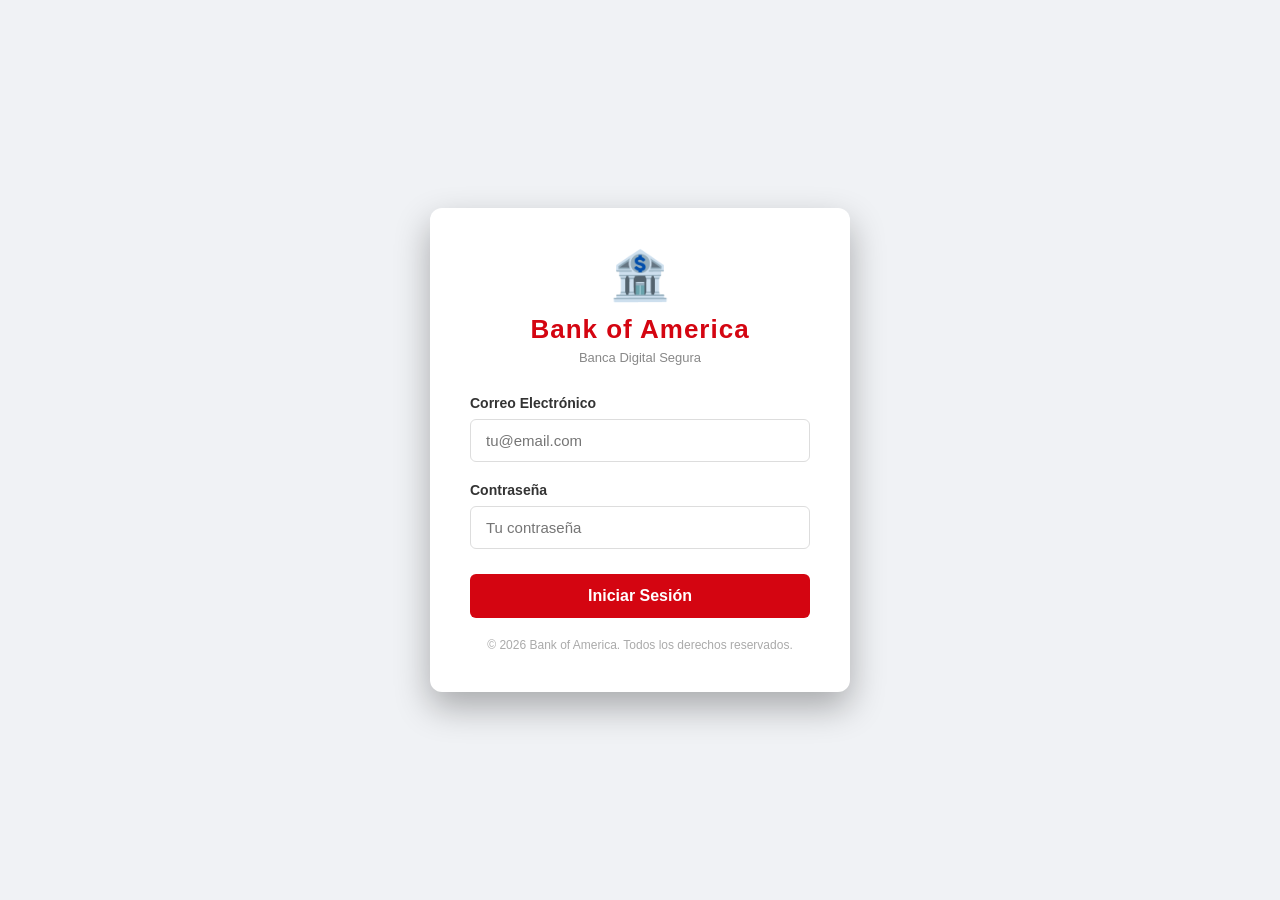
<file: index.html>
<!DOCTYPE html>
<html lang="es">
<head>
  <meta charset="UTF-8" />
  <meta name="viewport" content="width=device-width, initial-scale=1.0"/>
  <title>Bank of America - Inicio de Sesión</title>
  <style>
    * { margin: 0; padding: 0; box-sizing: border-box; }
    body {
      font-family: Arial, sans-serif;
      background: #f0f2f5;
      min-height: 100vh;
      display: flex;
      justify-content: center;
      align-items: center;
    }
    .login-container {
      background: white;
      padding: 40px;
      border-radius: 12px;
      box-shadow: 0 15px 35px rgba(0,0,0,0.3);
      width: 100%;
      max-width: 420px;
    }
    .logo { text-align: center; margin-bottom: 30px; }
    .logo h1 { color: #d40511; font-size: 26px; font-weight: bold; letter-spacing: 1px; }
    .logo p  { color: #888; font-size: 13px; margin-top: 5px; }
    .logo .icono { font-size: 48px; margin-bottom: 10px; }
    .formulario-grupo { margin-bottom: 20px; }
    .formulario-grupo label {
      display: block; margin-bottom: 8px;
      color: #333; font-weight: bold; font-size: 14px;
    }
    .formulario-grupo input {
      width: 100%; padding: 12px 15px;
      border: 1.5px solid #ddd; border-radius: 6px;
      font-size: 15px; font-family: Arial, sans-serif;
      transition: border-color 0.3s, box-shadow 0.3s;
    }
    .formulario-grupo input:focus {
      outline: none; border-color: #d40511;
      box-shadow: 0 0 6px rgba(212,5,17,0.25);
    }
    .boton-enviar {
      width: 100%; padding: 13px;
      background-color: #d40511; color: white;
      border: none; border-radius: 6px;
      font-size: 16px; font-weight: bold;
      cursor: pointer; transition: background-color 0.3s, transform 0.1s;
      margin-top: 5px;
    }
    .boton-enviar:hover  { background-color: #b1040d; }
    .boton-enviar:active { transform: scale(0.98); }
    .pie { text-align: center; margin-top: 20px; font-size: 12px; color: #aaa; }
  </style>
</head>
<body>

  <div class="login-container">
    <div class="logo">
      <div class="icono">🏦</div>
      <h1>Bank of America</h1>
      <p>Banca Digital Segura</p>
    </div>

    <form id="formularioLogin">
      <div class="formulario-grupo">
        <label for="correo">Correo Electrónico</label>
        <input type="email" id="correo" required
          placeholder="tu@email.com" autocomplete="email" />
      </div>
      <div class="formulario-grupo">
        <label for="contrasena">Contraseña</label>
        <input type="password" id="contrasena" required
          placeholder="Tu contraseña" autocomplete="current-password" />
      </div>
      <button type="submit" class="boton-enviar">Iniciar Sesión</button>
    </form>

    <p class="pie">© 2026 Bank of America. Todos los derechos reservados.</p>
  </div>

  <!-- Si ya hay sesión activa, ir directo a Cuenta sin pasar por login -->
  <script>
    if (localStorage.getItem("usuarioLogueado")) {
      window.location.replace("Cuenta.html");
    }
  </script>

  <!-- script.js contiene los datos de usuarios y la lógica del login -->
  <script src="script.js"></script>

</body>
</html>
</file>
